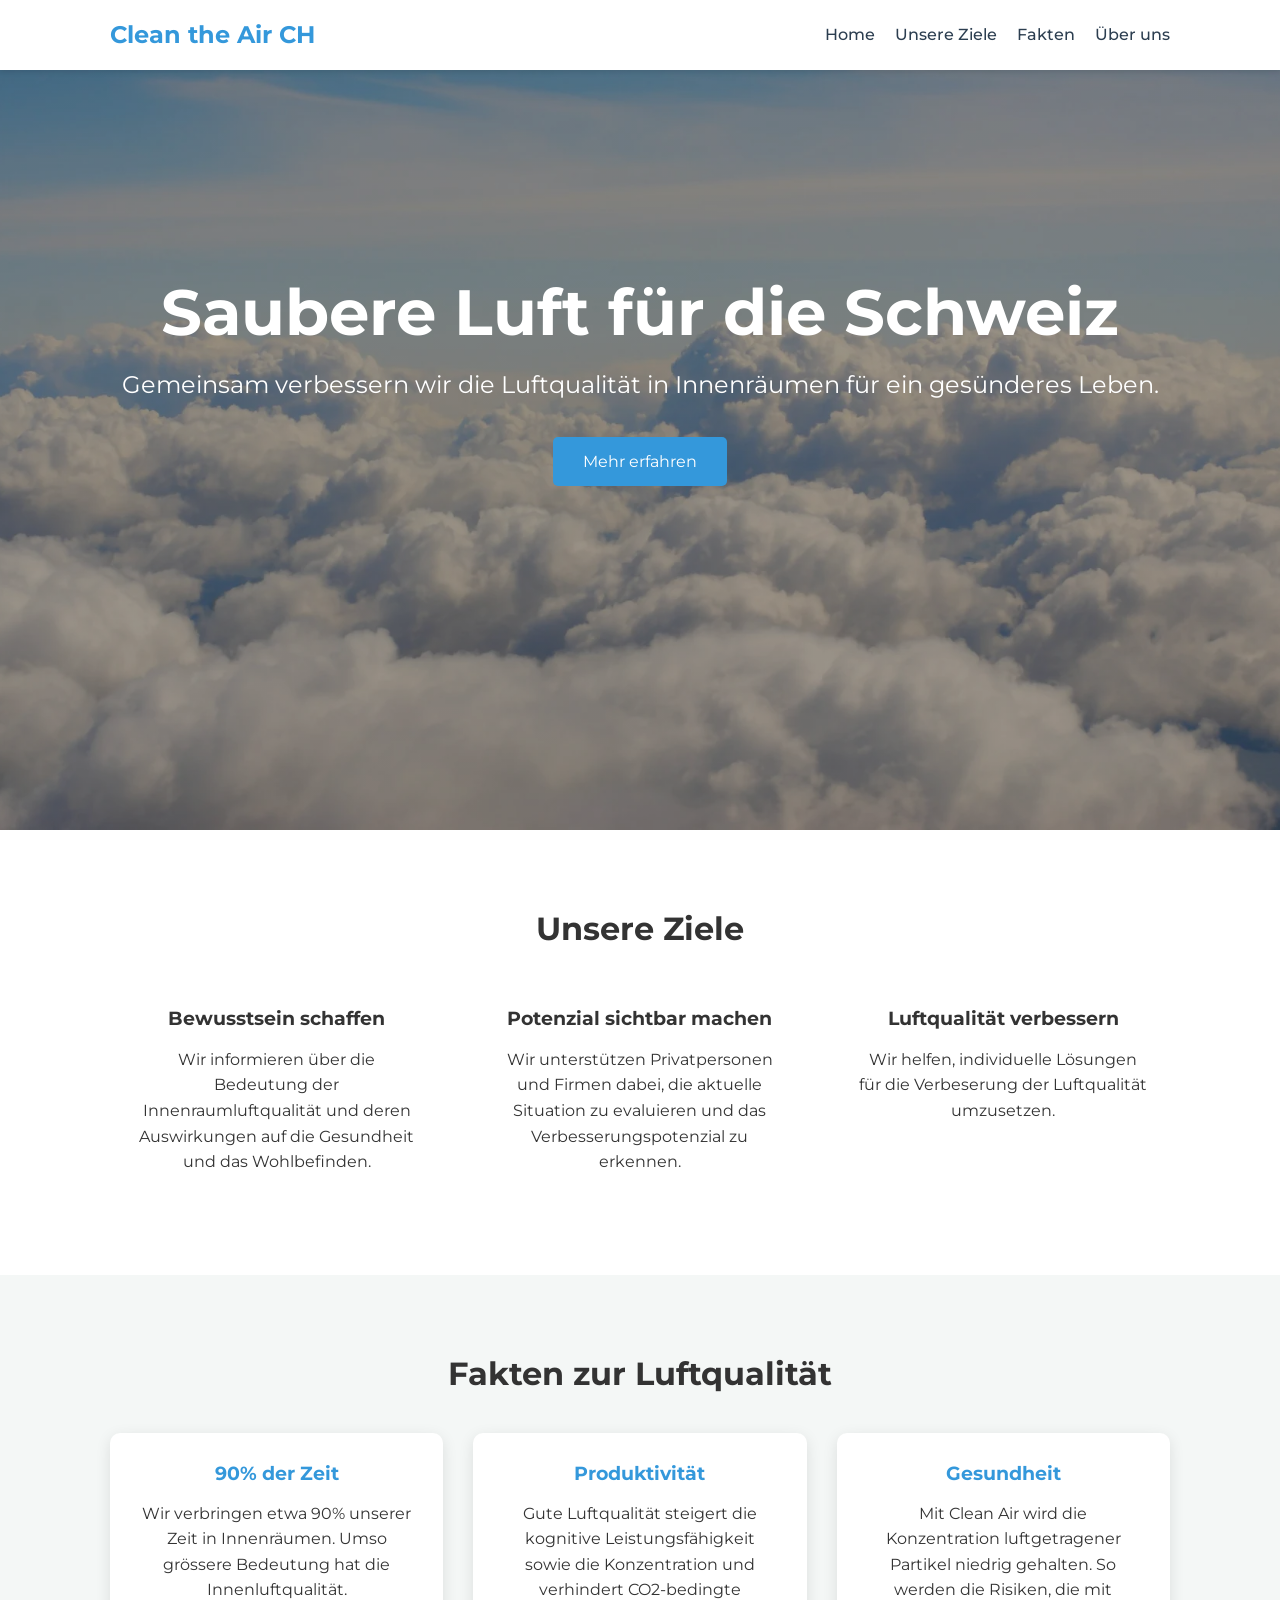
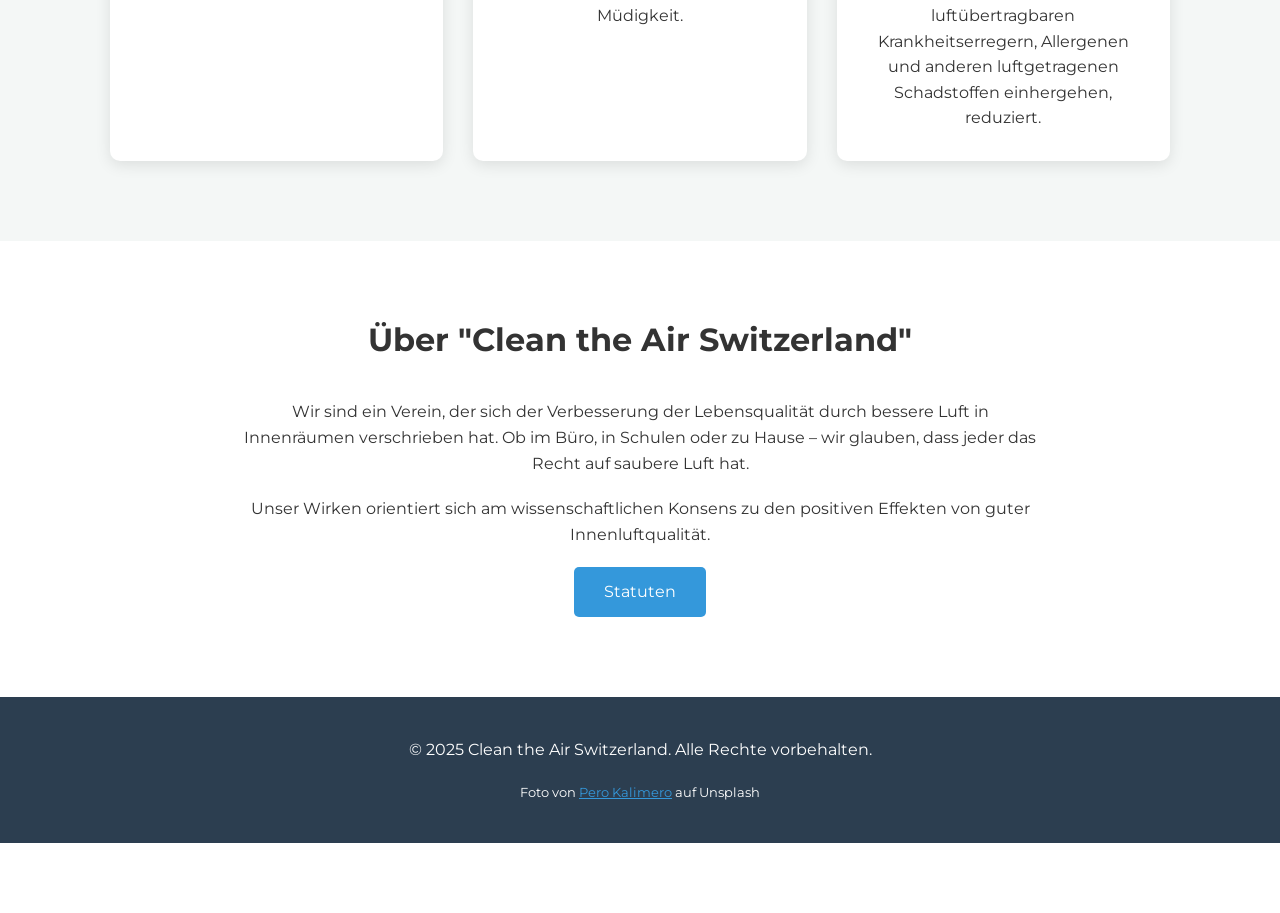
<file: index.html>
<!DOCTYPE html>
<html lang="de">
<head>
    <meta charset="UTF-8">
    <meta name="viewport" content="width=device-width, initial-scale=1.0">
    <title>Clean the Air Switzerland</title>
    <link rel="stylesheet" href="style/style.css">
    <script defer data-domain="clean-the-air.ch" src="https://plausible.io/js/script.file-downloads.outbound-links.pageview-props.tagged-events.js"></script>
</head>
<body>
    <header>
        <nav class="navbar">
            <div class="container">
                <a href="#" class="logo">Clean the Air CH</a>
                <button class="nav-toggle" aria-label="toggle navigation">
                    <span class="hamburger"></span>
                </button>
                <ul class="nav-links">
                    <li><a href="#home">Home</a></li>
                    <li><a href="#goals">Unsere Ziele</a></li>
                    <li><a href="#facts">Fakten</a></li>
                    <li><a href="#about">Über uns</a></li>
                </ul>
            </div>
        </nav>
    </header>

    <main>
        <section id="home" class="hero">
            <div class="container">
                <div class="hero-content">
                    <h1>Saubere Luft für die Schweiz</h1>
                    <p>Gemeinsam verbessern wir die Luftqualität in Innenräumen für ein gesünderes Leben.</p>
                    <a href="#facts" class="btn">Mehr erfahren</a>
                </div>
            </div>
        </section>

        <section id="goals" class="section">
            <div class="container">
                <h2 class="section-title">Unsere Ziele</h2>
                <div class="grid">
                    <div class="goal-item">
                        <h3>Bewusstsein schaffen</h3>
                        <p>Wir informieren über die Bedeutung der Innenraumluftqualität und deren Auswirkungen auf die Gesundheit und das Wohlbefinden.</p>
                    </div>
                    <div class="goal-item">
                        <h3>Potenzial sichtbar machen</h3>
                        <p>Wir unterstützen Privatpersonen und Firmen dabei, die aktuelle Situation zu evaluieren und das Verbesserungspotenzial zu erkennen.</p>
                    </div>
                    <div class="goal-item">
                        <h3>Luftqualität verbessern</h3>
                        <p>Wir helfen, individuelle Lösungen für die Verbeserung der Luftqualität umzusetzen.</p>
                    </div>
                </div>
            </div>
        </section>

        <section id="facts" class="section bg-light">
            <div class="container">
                <h2 class="section-title">Fakten zur Luftqualität</h2>
                <div class="cards-grid">
                    <div class="card">
                        <div class="card-body">
                            <h3>90% der Zeit</h3>
                            <p>Wir verbringen etwa 90% unserer Zeit in Innenräumen. Umso grössere Bedeutung hat die Innenluftqualität.</p>
                        </div>
                    </div>
                    <div class="card">
                        <div class="card-body">
                            <h3>Produktivität</h3>
                            <p>Gute Luftqualität steigert die kognitive Leistungsfähigkeit sowie die Konzentration und verhindert CO2-bedingte Müdigkeit.</p>
                        </div>
                    </div>
                    <div class="card">
                        <div class="card-body">
                            <h3>Gesundheit</h3>
                            <p>Mit Clean Air wird die Konzentration luftgetragener Partikel niedrig gehalten. So werden die Risiken, die mit luftübertragbaren Krankheitserregern, Allergenen und anderen luftgetragenen Schadstoffen einhergehen, reduziert.</p>
                        </div>
                    </div>
                </div>
            </div>
        </section>

        <section id="about" class="section">
            <div class="container">
                <h2 class="section-title">Über "Clean the Air Switzerland"</h2>
                <div class="about-content">
                    <p>Wir sind ein Verein, der sich der Verbesserung der Lebensqualität durch bessere Luft in Innenräumen verschrieben hat. Ob im Büro, in Schulen oder zu Hause – wir glauben, dass jeder das Recht auf saubere Luft hat.</p>
                    <p>Unser Wirken orientiert sich am wissenschaftlichen Konsens zu den positiven Effekten von guter Innenluftqualität.</p>
                    <a href="docs/statuten/clean-the-air-switzerland-statuten-v1.pdf" class="btn">Statuten</a>
                </div>
            </div>
        </section>
    </main>

    <footer class="footer">
        <div class="container">
            <p>&copy; 2025 Clean the Air Switzerland. Alle Rechte vorbehalten.</p>
            <div id="photo-credits">
                <p>Foto von <a href="https://unsplash.com/@perokalimero">Pero Kalimero</a> auf Unsplash</p>
            </div>
        </div>
    </footer>

    <script src="js/main.js"></script>
</body>
</html>
</file>
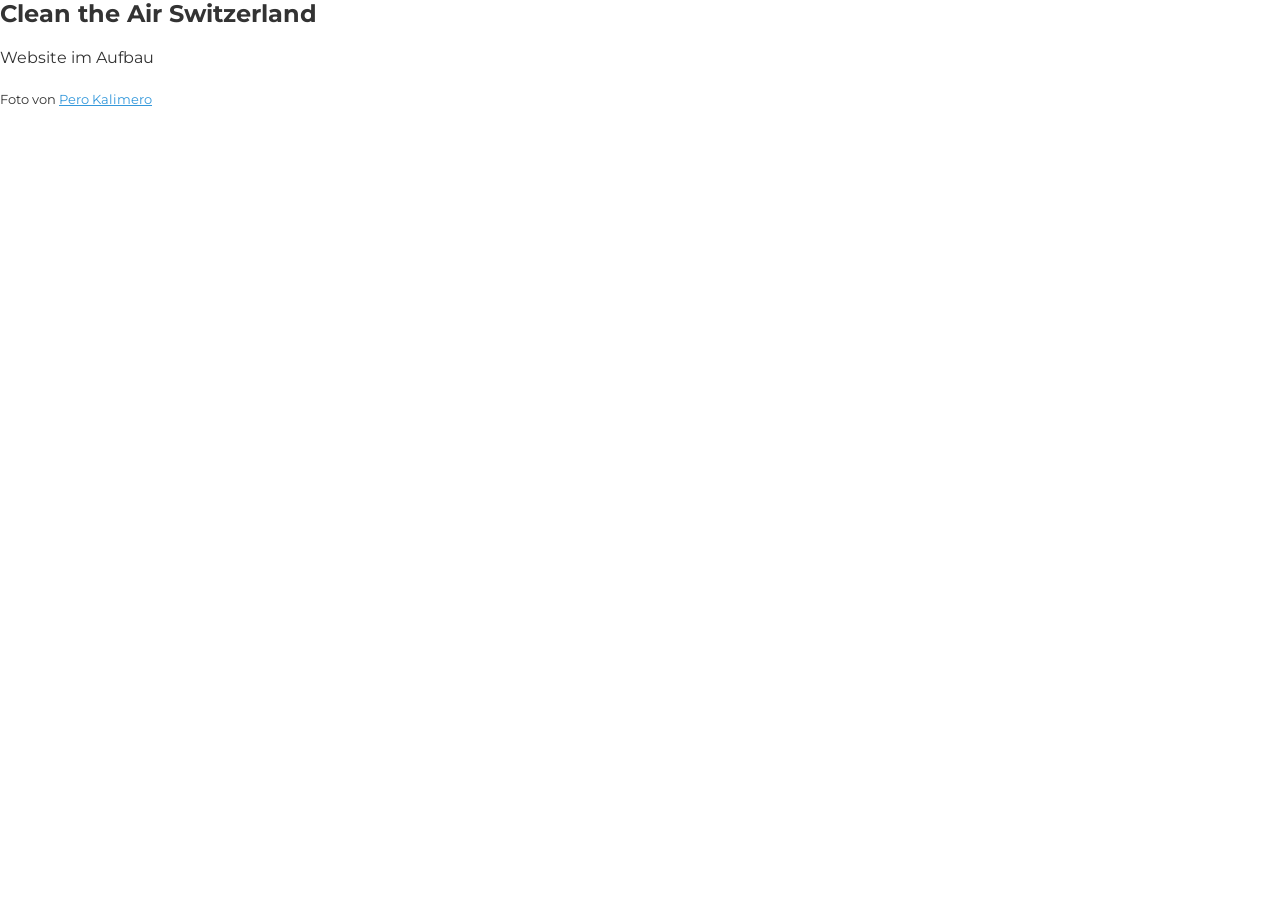
<file: index-old.html>
<!DOCTYPE html>
<html lang="de">
<head>
    <meta charset="UTF-8">
    <title>Clean the Air Switzerland</title>
    <link rel="stylesheet" href="style/style.css">
    <script defer data-domain="clean-the-air.ch" src="https://plausible.io/js/script.file-downloads.outbound-links.pageview-props.tagged-events.js"></script>
</head>
<body>
<section id="welcome-content">
    <h1>Clean the Air Switzerland</h1>
    <p>Website im Aufbau</p>
</section>
<aside id="photo-credits">
    <p>Foto von <a href="https://unsplash.com/photos/nimbus-clouds-and-blue-calm-sky-9BJRGlqoIUk">Pero Kalimero</a></p>
</aside>
</body>
</html>
</file>
<file: style/style.css>
/* Variables */
:root {
    --primary-color: #3498db;
    --secondary-color: #2c3e50;
    --bg-light: #f4f7f6;
    --text-color: #333;
    --white: #ffffff;
    --font-main: 'Montserrat', sans-serif;
}

/* Reset and Base Styles */
* {
    margin: 0;
    padding: 0;
    box-sizing: border-box;
}

html {
    scroll-behavior: smooth;
}

@font-face {
    font-family: 'Montserrat';
    src: url('fonts/montserrat/Montserrat-VariableFont_wght.ttf') format('truetype');
    font-weight: 100 1000;
}

body {
    font-family: var(--font-main);
    line-height: 1.6;
    color: var(--text-color);
    overflow-x: hidden;
}

.container {
    max-width: 1100px;
    margin: 0 auto;
    padding: 0 20px;
}

/* Typography */
h1, h2, h3 {
    margin-bottom: 1rem;
    line-height: 1.2;
}

/* Navbar */
.navbar {
    background-color: var(--white);
    height: 70px;
    display: flex;
    align-items: center;
    position: fixed;
    top: 0;
    width: 100%;
    z-index: 1000;
    box-shadow: 0 2px 5px rgba(0,0,0,0.1);
}

.navbar .container {
    display: flex;
    justify-content: space-between;
    align-items: center;
    width: 100%;
}

.logo {
    font-size: 1.5rem;
    font-weight: bold;
    text-decoration: none;
    color: var(--primary-color);
}

.nav-links {
    display: none;
    list-style: none;
}

.nav-links li {
    margin-left: 20px;
}

.nav-links a {
    text-decoration: none;
    color: var(--secondary-color);
    font-weight: 500;
    transition: color 0.3s;
}

.nav-links a:hover {
    color: var(--primary-color);
}

/* Mobile Toggle */
.nav-toggle {
    display: block;
    cursor: pointer;
    background: transparent;
    border: none;
    padding: 10px;
}

.hamburger {
    display: block;
    width: 25px;
    height: 3px;
    background: var(--secondary-color);
    position: relative;
    transition: background 0.3s;
}

.hamburger::before,
.hamburger::after {
    content: '';
    position: absolute;
    width: 25px;
    height: 3px;
    background: var(--secondary-color);
    transition: transform 0.3s;
}

.hamburger::before { top: -8px; }
.hamburger::after { bottom: -8px; }

/* Hamburger Animation */
.nav-toggle.is-active .hamburger {
    background: transparent;
}
.nav-toggle.is-active .hamburger::before {
    transform: rotate(45deg) translate(5px, 6px);
}
.nav-toggle.is-active .hamburger::after {
    transform: rotate(-45deg) translate(5px, -6px);
}

/* Mobile Menu Visible */
.nav-links-visible {
    display: flex;
    flex-direction: column;
    position: absolute;
    top: 70px;
    left: 0;
    width: 100%;
    background: var(--white);
    padding: 20px;
    box-shadow: 0 5px 5px rgba(0,0,0,0.1);
}

.nav-links-visible li {
    margin: 10px 0;
}

/* Hero Section */
.hero {
    height: 100vh;
    background: linear-gradient(rgba(0,0,0,0.4), rgba(0,0,0,0.4)), url('../img/clouds-by-pero-kalimero.webp') no-repeat center center/cover;
    display: flex;
    align-items: center;
    justify-content: center;
    text-align: center;
    color: var(--white);
    margin-top: -70px;
}

.hero h1 {
    font-size: 2.5rem;
}

.hero p {
    font-size: 1.2rem;
    margin-bottom: 2rem;
}

.btn {
    display: inline-block;
    padding: 12px 30px;
    background: var(--primary-color);
    color: var(--white);
    text-decoration: none;
    border-radius: 5px;
    transition: background 0.3s;
}

.btn:hover {
    background: #2980b9;
}

/* Sections */
.section {
    padding: 80px 0;
}

.section-title {
    text-align: center;
    font-size: 2rem;
    margin-bottom: 40px;
}

.bg-light {
    background-color: var(--bg-light);
}

/* Grid Layouts */
.grid, .cards-grid {
    display: grid;
    grid-template-columns: 1fr;
    gap: 30px;
}

.goal-item {
    text-align: center;
    padding: 20px;
}

/* Cards */
.card {
    background: var(--white);
    border-radius: 10px;
    box-shadow: 0 4px 15px rgba(0,0,0,0.1);
    overflow: hidden;
    transition: transform 0.3s;
}

.card:hover {
    transform: translateY(-5px);
}

.card-body {
    padding: 30px;
    text-align: center;
}

.card-body h3 {
    color: var(--primary-color);
    margin-bottom: 15px;
}

/* About Section */
.about-content {
    max-width: 800px;
    margin: 0 auto;
    text-align: center;
}

.about-content p {
    margin-bottom: 20px;
}

/* Footer */
.footer {
    background: var(--secondary-color);
    color: var(--white);
    padding: 40px 0;
    text-align: center;
}

#photo-credits {
    margin-top: 20px;
    font-size: 0.8rem;
}

#photo-credits a {
    color: var(--primary-color);
}

/* Media Queries */
@media (min-width: 768px) {
    .nav-toggle {
        display: none;
    }

    .nav-links {
        display: flex;
    }

    .grid, .cards-grid {
        grid-template-columns: repeat(3, 1fr);
    }

    .hero h1 {
        font-size: 4rem;
    }

    .hero p {
        font-size: 1.5rem;
    }

    .nav-links-visible {
        display: none;
    }
}
</file>
